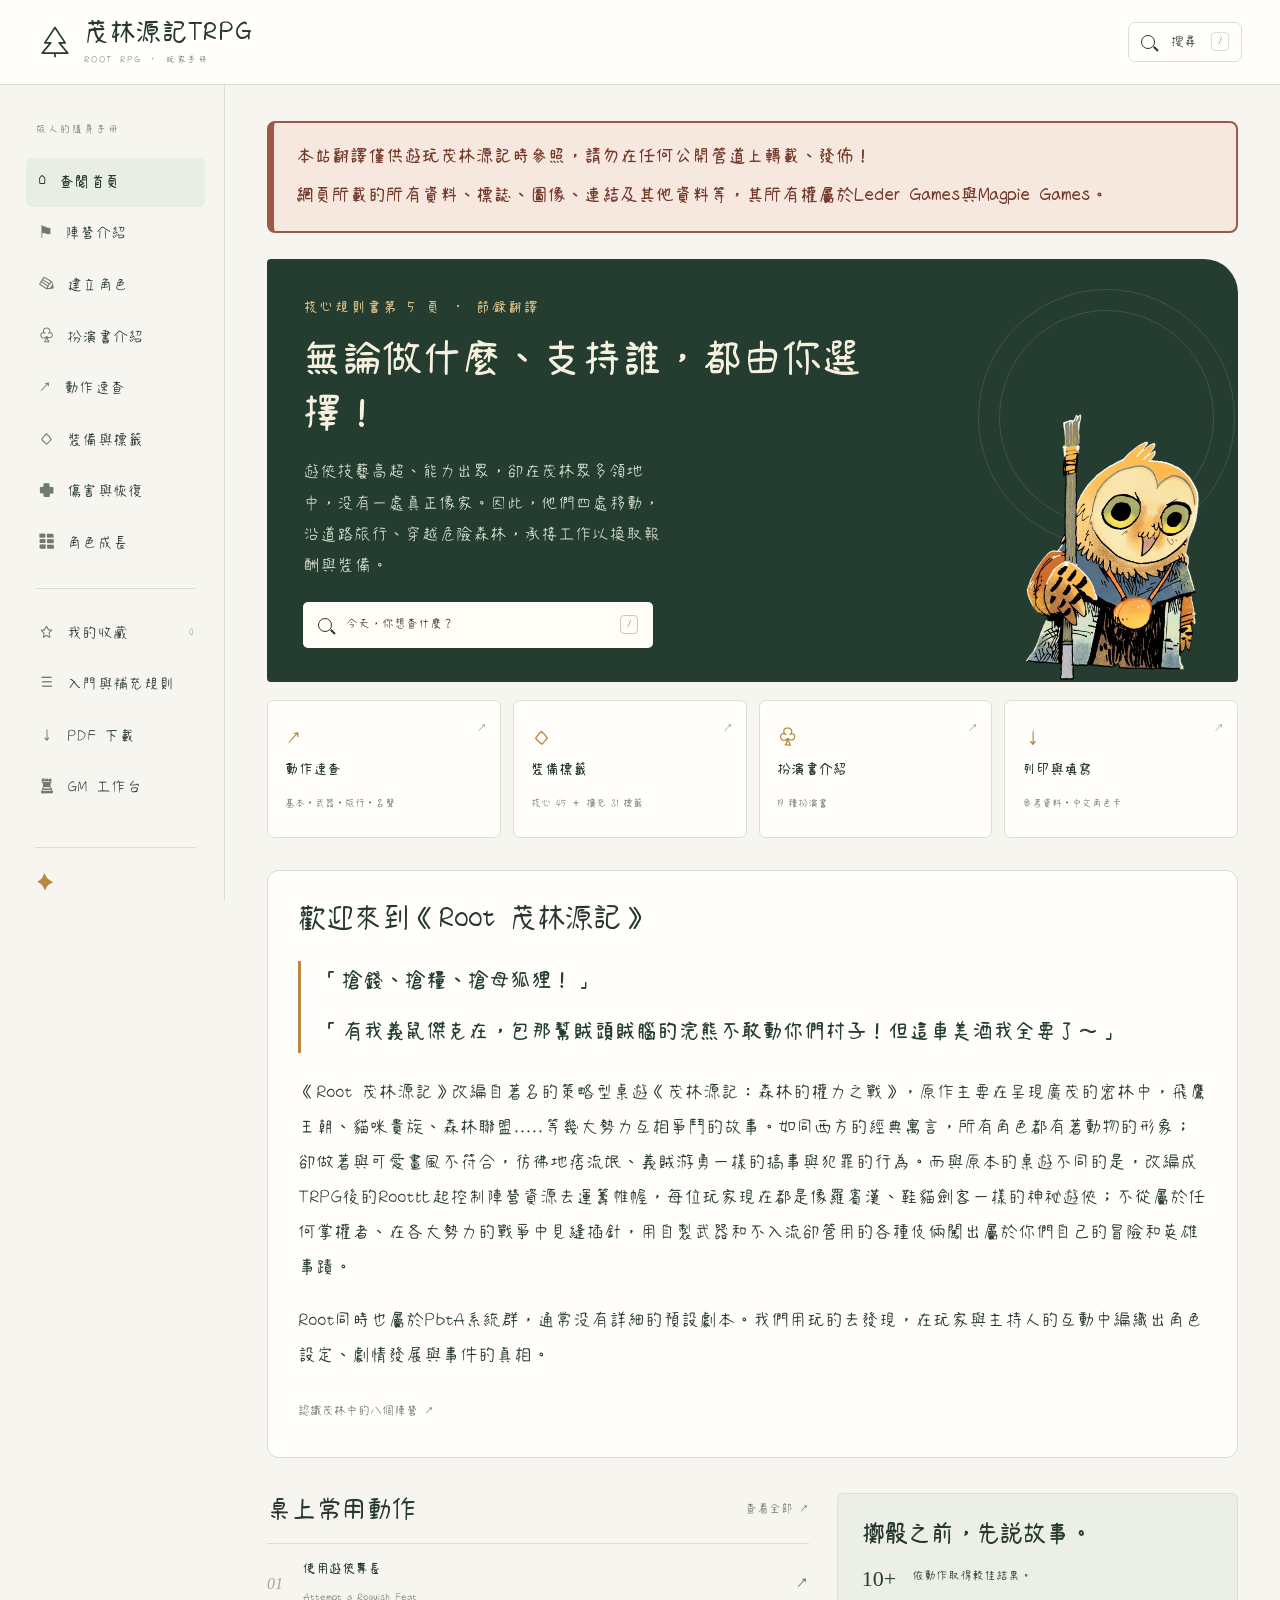
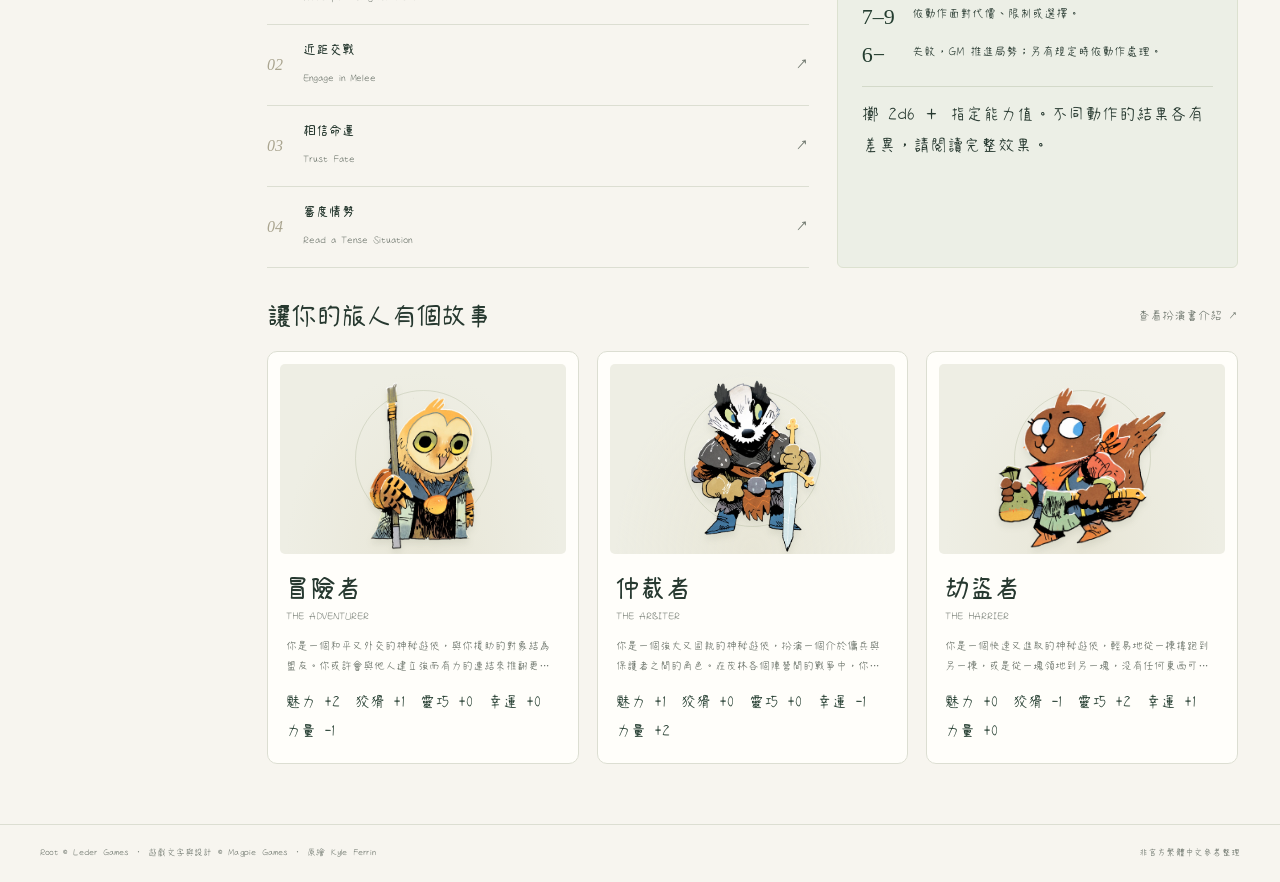
<file: site/index.html>
<!doctype html>
<html lang="zh-Hant">
<head>
  <meta charset="utf-8">
  <meta name="viewport" content="width=device-width, initial-scale=1">
  <meta name="theme-color" content="#243d30">
  <meta name="description" content="Root RPG 繁體中文玩家參考：動作、45 種裝備標籤、19 種角色、創角與聚會流程，附列印及可填寫角色卡。">
  <title>茂林源記TRPG · Root RPG 玩家手冊</title>
  <link rel="icon" href="assets/favicon.svg" type="image/svg+xml">
  <link rel="stylesheet" href="styles.css?v=20261024">
  <script src="data.js?v=20261024" defer></script>
  <script src="app.js?v=20261024" defer></script>
</head>
<body>
  <a class="skip-link" href="#main">跳到內容</a>
  <header class="site-header">
    <a class="brand" href="#home" aria-label="茂林源記TRPG首頁"><svg viewBox="0 0 40 40" aria-hidden="true"><path d="M20 3 8 21h7L5 33h30L25 21h7ZM20 32v6"/></svg><span>茂林源記TRPG<small>ROOT RPG · 玩家手冊</small></span></a>
    <nav class="desktop-nav" aria-label="主要導覽"><a href="#home" data-nav="home">查閱首頁</a><a href="#factions" data-nav="factions">陣營介紹</a><a href="#creation" data-nav="creation">建立角色</a><a href="#characters" data-nav="characters">扮演書介紹</a><a href="#moves" data-nav="moves">動作速查</a><a href="#equipment" data-nav="equipment">裝備與標籤</a><a href="#recovery" data-nav="recovery">傷害與恢復</a><a href="#session" data-nav="session">角色成長</a></nav>
    <button class="search-open" data-action="search" aria-label="搜尋整份手冊"><span class="search-icon"></span><span class="search-word">搜尋</span><kbd>/</kbd></button>
  </header>
  <div class="layout">
    <aside class="sidebar" aria-label="手冊分類">
      <p class="nav-label">旅人的隨身手冊</p>
      <a href="#home" data-nav="home">⌂ <span>查閱首頁</span></a>
      <a href="#factions" data-nav="factions">⚑ <span>陣營介紹</span></a>
      <a href="#creation" data-nav="creation">✎ <span>建立角色</span></a>
      <a href="#characters" data-nav="characters">♧ <span>扮演書介紹</span></a>
      <a href="#moves" data-nav="moves">↗ <span>動作速查</span></a>
      <a href="#equipment" data-nav="equipment">◇ <span>裝備與標籤</span></a>
      <a href="#recovery" data-nav="recovery">✚ <span>傷害與恢復</span></a>
      <a href="#session" data-nav="session">☷ <span>角色成長</span></a>
      <div class="nav-divider"></div>
      <a href="#favorites" data-nav="favorites">☆ <span>我的收藏</span><small id="favorite-count">0</small></a>
      <a href="#rules" data-nav="rules">≡ <span>入門與補充規則</span></a>
      <a href="#downloads" data-nav="downloads">↓ <span>PDF 下載</span></a>
      <a href="gm.html#home" data-nav="gm">♜ <span>GM 工作台</span></a>
      <div class="sidebar-note"><span class="tiny-leaf">✦</span><p>先描述你想做什麼，<br>符合動作條件時再擲骰。</p><span>2d6 ＋ 指定能力值</span></div>
      <a class="about-link" href="#about">關於這份手冊 ↗</a>
    </aside>
    <main id="main" tabindex="-1"><div id="view"></div></main>
  </div>
  <footer class="site-footer"><span>Root © Leder Games · 遊戲文字與設計 © Magpie Games · 原繪 Kyle Ferrin</span><a href="#about">非官方繁體中文參考整理</a></footer>
  <nav class="mobile-nav" aria-label="手機快速導覽"><a href="#home" data-nav="home"><b>⌂</b>查閱首頁</a><a href="#factions" data-nav="factions"><b>⚑</b>陣營介紹</a><a href="#creation" data-nav="creation"><b>✎</b>建立角色</a><a href="#characters" data-nav="characters"><b>♧</b>扮演書介紹</a><button data-action="menu"><b>☰</b>更多</button></nav>
  <dialog id="nav-dialog" class="search-dialog"><form method="dialog" class="search-dialog-top"><h2>更多查閱方式</h2><button class="icon-button" aria-label="關閉導覽">×</button></form><nav class="menu-list" aria-label="其他頁面"><a href="#home">⌂　查閱首頁</a><a href="#factions">⚑　陣營介紹</a><a href="#creation">✎　建立角色</a><a href="#characters">♧　扮演書介紹</a><a href="#moves">↗　動作速查</a><a href="#equipment">◇　裝備與標籤</a><a href="#recovery">✚　傷害與恢復</a><a href="#session">☷　角色成長</a><a href="#favorites">☆　我的收藏</a><a href="#rules">≡　入門與補充規則</a><a href="#downloads">↓　PDF 下載</a><a href="gm.html#home">♜　GM 工作台</a><a href="#about">關於這份手冊</a></nav></dialog>
  <dialog id="search-dialog" class="search-dialog" aria-labelledby="search-title"><form method="dialog" class="search-dialog-top"><h2 id="search-title">搜尋茂林手冊</h2><button class="icon-button" aria-label="關閉搜尋">×</button></form><label class="search-field"><span class="search-icon"></span><input id="global-search" type="search" placeholder="搜尋動作、中文或英文名稱、效果…" autocomplete="off"><kbd>ESC</kbd></label><div class="search-hint">試試「疲勞」、「技巧射擊」、「Catfolk Steel」</div><div id="search-results" aria-live="polite"></div></dialog>
  <dialog id="detail-dialog" class="detail-dialog" aria-labelledby="detail-title"><button class="detail-close icon-button" data-action="close-detail" aria-label="關閉詳細資料">×</button><div id="detail-content"></div></dialog>
  <dialog id="term-dialog" class="detail-dialog term-dialog" aria-labelledby="term-title"><button class="detail-close icon-button" data-action="close-term" aria-label="關閉名詞說明">×</button><div id="term-content"></div></dialog>
  <dialog id="art-dialog" class="detail-dialog art-dialog" aria-labelledby="art-title"><button class="detail-close icon-button" data-action="close-art" aria-label="關閉插圖">×</button><div id="art-content"></div></dialog>
  <div id="toast" class="toast" role="status" aria-live="polite"></div>
  <noscript><p class="noscript">請開啟瀏覽器 JavaScript 以使用搜尋與分類，或直接下載 <a href="downloads/root-player-reference-zh.pdf">玩家參考 PDF</a>。</p></noscript>
</body>
</html>
</file>
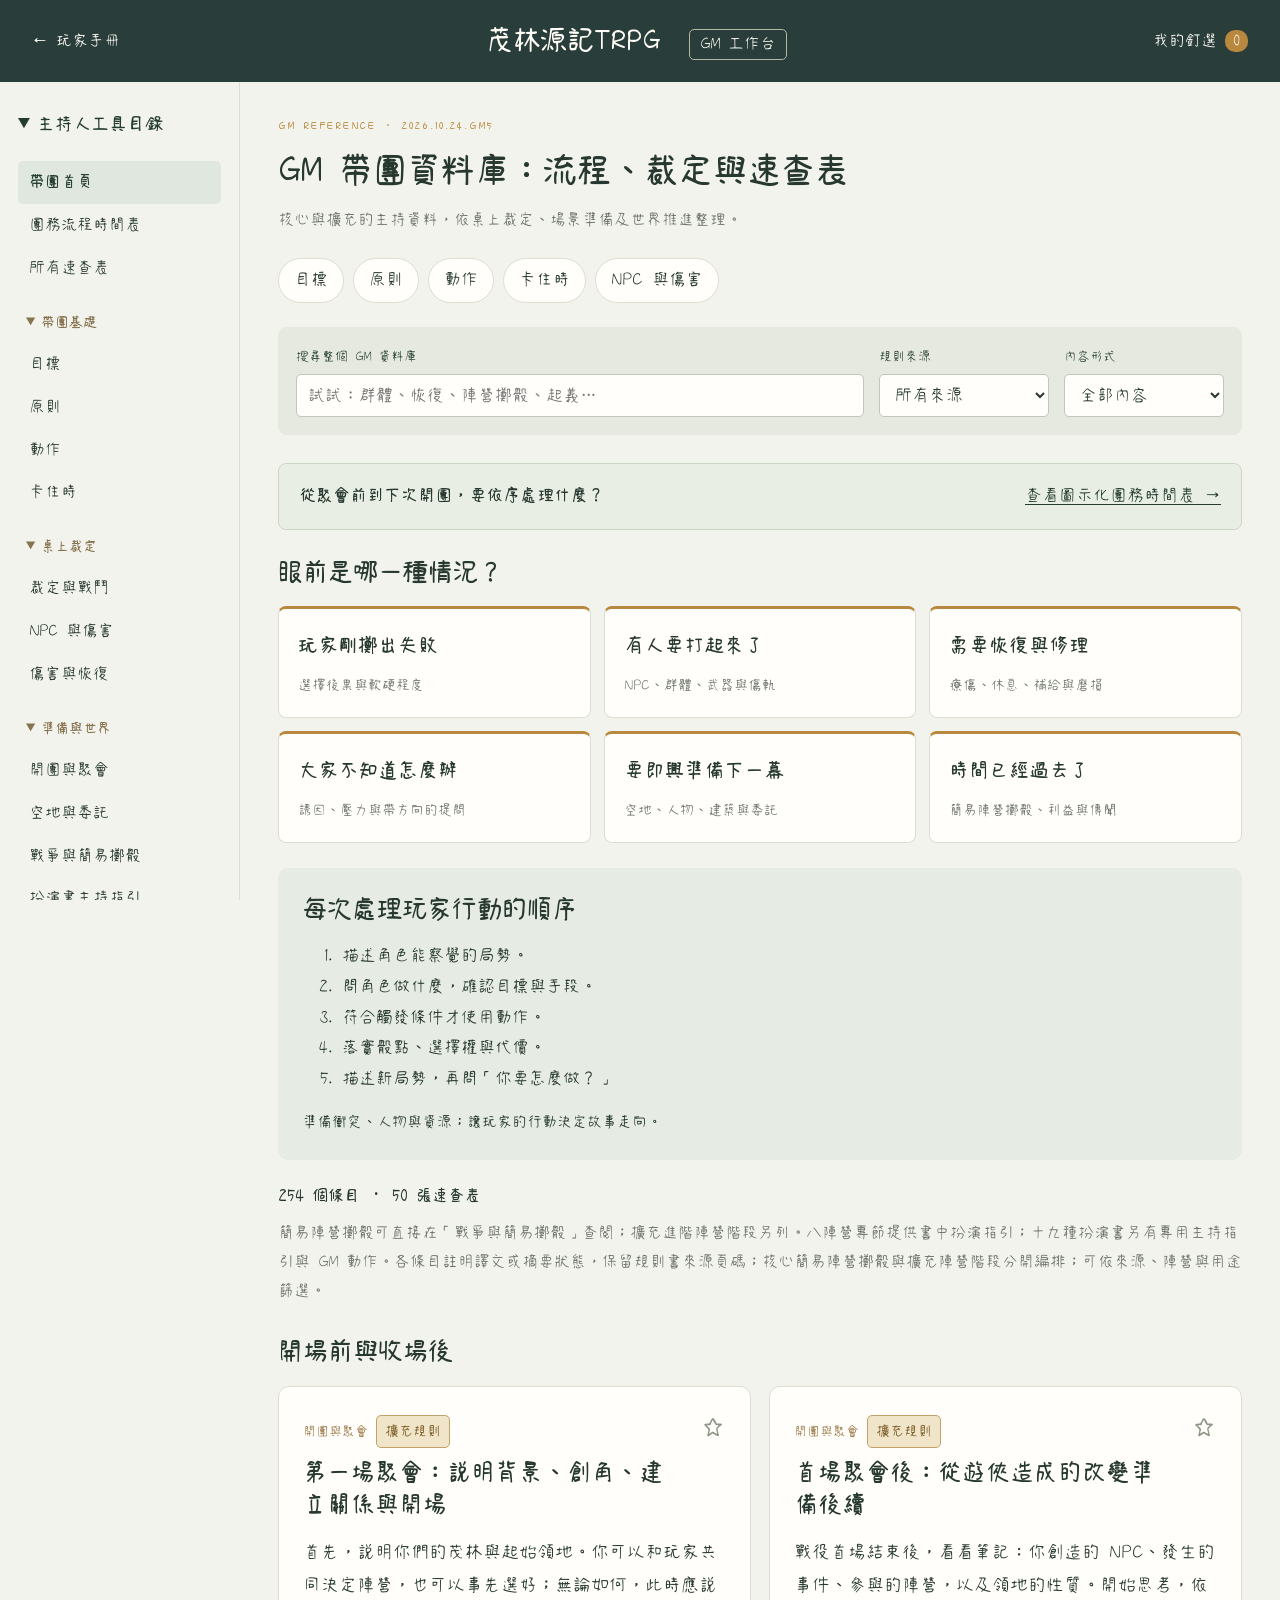
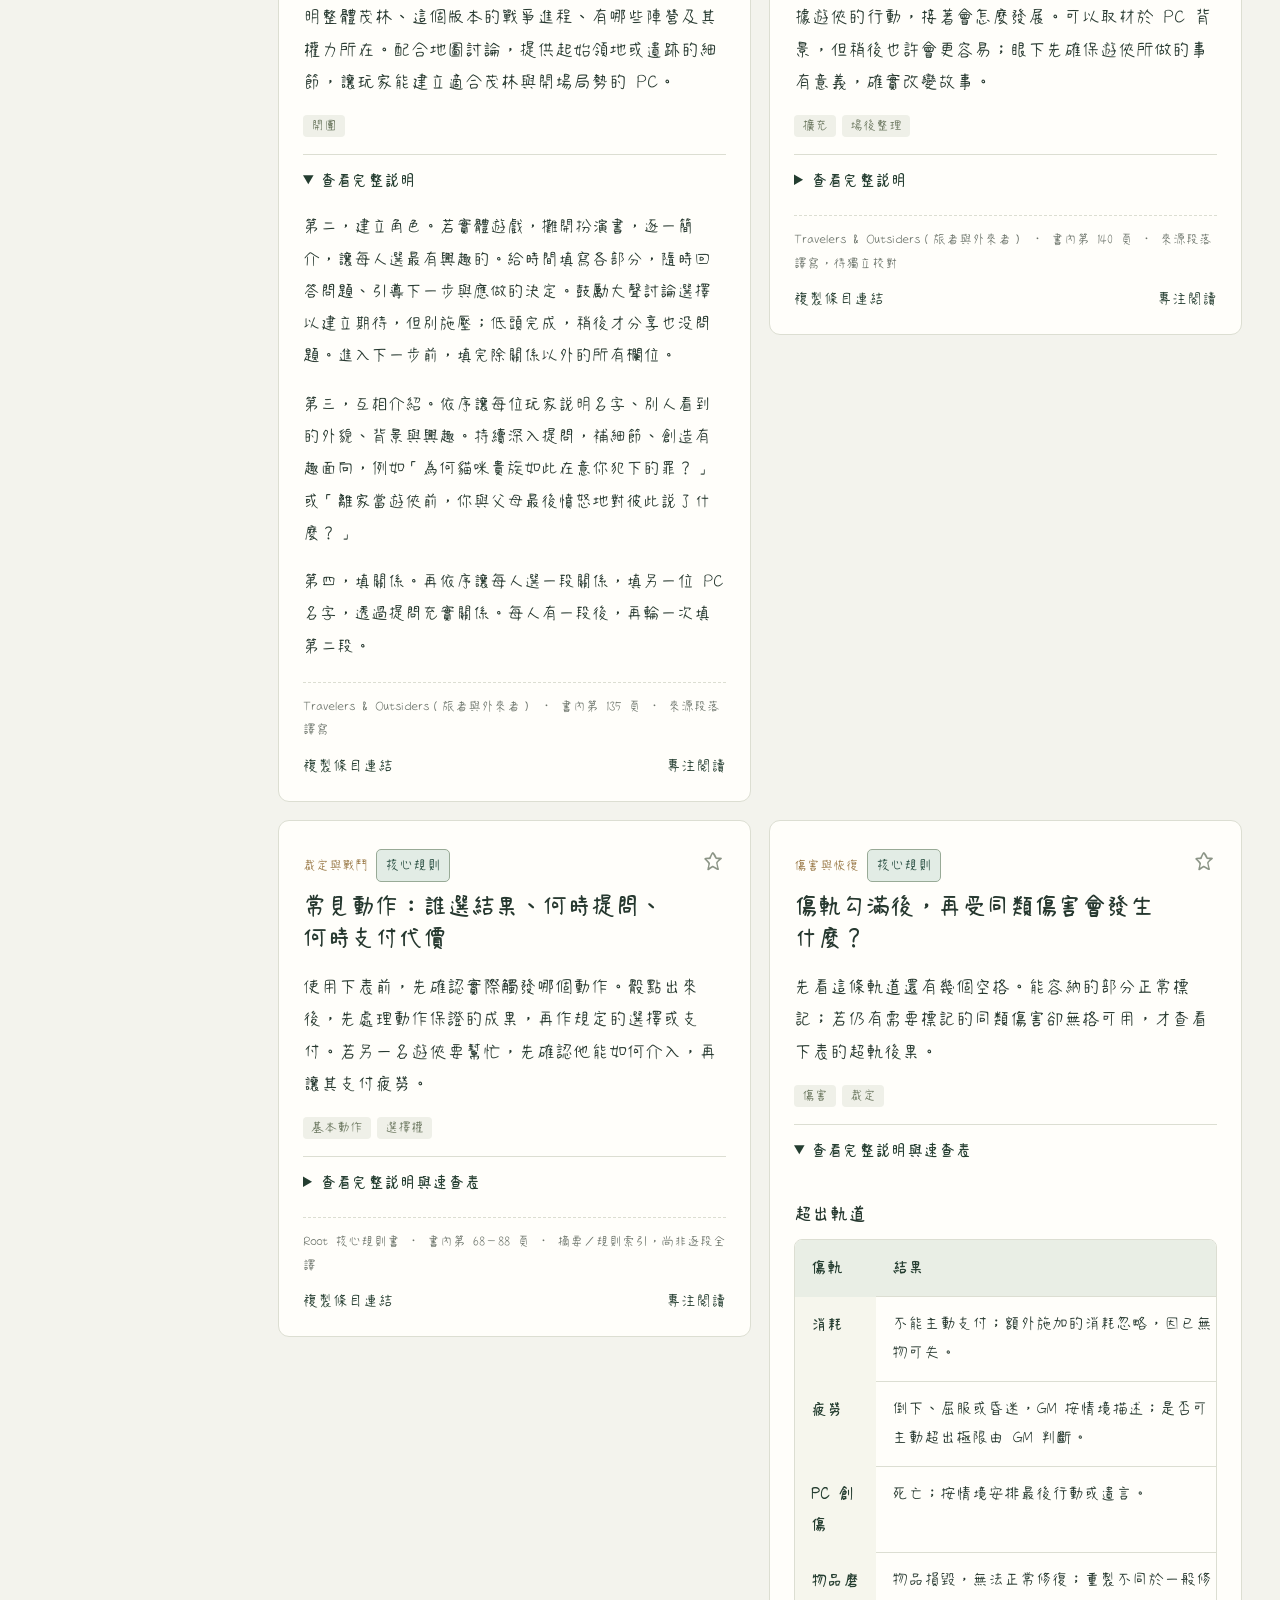
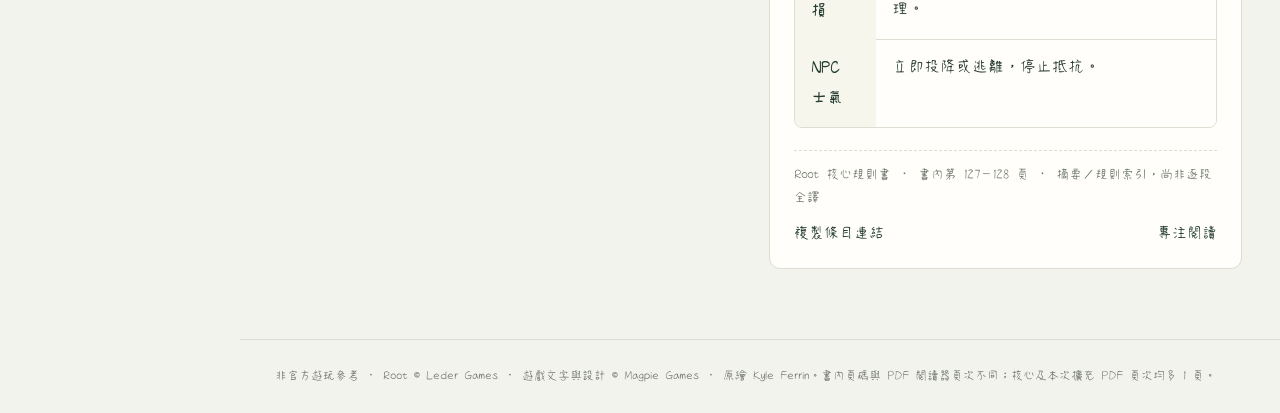
<file: site/gm.html>
<!doctype html>
<html lang="zh-Hant">
<head>
  <meta charset="utf-8"><meta name="viewport" content="width=device-width, initial-scale=1">
  <meta name="theme-color" content="#293d3a"><meta name="robots" content="noindex">
  <title>GM 工作台 · 茂林源記TRPG</title>
  <link rel="icon" href="assets/favicon.svg" type="image/svg+xml">
  <link rel="stylesheet" href="styles.css?v=20261024"><link rel="stylesheet" href="gm.css?v=20261024">
  <script src="gm-data.js?v=20261024" defer></script><script src="gm.js?v=20261024" defer></script>
</head>
<body class="gm-workshop">
  <a class="skip-link" href="#gm-main">跳到主持人資料</a>
  <header class="gm-header"><a href="index.html#home" class="gm-back">← 玩家手冊</a><a href="#home" class="gm-brand">茂林源記TRPG <span>GM 工作台</span></a><a href="#favorites" class="gm-favorites-link">我的釘選 <span id="gm-favorite-count">0</span></a></header>
  <div class="gm-layout"><aside class="gm-sidebar"><details class="gm-directory" open><summary>主持人工具目錄</summary><nav id="gm-nav" aria-label="GM 資料分類"></nav><p class="gm-side-note">玩家資料與 GM 資料分開查閱。這是公開網站的閱讀分區，沒有密碼或權限限制。</p><a href="index.html#downloads">下載既有 PDF</a></details></aside>
  <main id="gm-main" tabindex="-1"><header id="gm-heading"></header><nav class="gm-quick" aria-label="常用快速連結"><a href="#agendas">目標</a><a href="#principles">原則</a><a href="#moves">動作</a><a href="#stuck">卡住時</a><a href="#npc">NPC 與傷害</a></nav>
    <section class="gm-search-tools" aria-label="搜尋與篩選"><label class="gm-query"><span>搜尋整個 GM 資料庫</span><input id="gm-search" type="search" placeholder="試試：群體、恢復、陣營擲骰、起義…" autocomplete="off"></label><label><span>規則來源</span><select id="gm-source"><option value="all">所有來源</option><option value="core">核心規則書</option><option value="exp">旅者與外來者</option></select></label><label><span>內容形式</span><select id="gm-kind"><option value="all">全部內容</option><option value="table">含速查表</option><option value="rules">遊戲規則</option><option value="guide">主持做法與說明</option><option value="tool">本站整理工具</option></select></label></section>
    <div id="gm-content" aria-live="polite"></div>
  </main></div>
  <footer class="gm-footer">非官方遊玩參考 · Root © Leder Games · 遊戲文字與設計 © Magpie Games · 原繪 Kyle Ferrin。書內頁碼與 PDF 閱讀器頁次不同；核心及本次擴充 PDF 頁次均多 1 頁。</footer>
  <dialog id="gm-dialog" class="detail-dialog" aria-labelledby="gm-dialog-title"><button class="detail-close icon-button" data-gm-close aria-label="關閉資料">×</button><div id="gm-dialog-content"></div></dialog>
  <div id="gm-toast" role="status"></div>
</body>
</html>
</file>
<file: site/styles.css>
@charset "UTF-8";
:root{--paper:#f7f5ef;--white:#fffefa;--ink:#26382f;--muted:#6c746b;--forest:#243d30;--forest-light:#e9eee5;--line:#dcded2;--gold:#b7883d;--gold-light:#f4e9d3;--red:#9c5946;--red-light:#f7e8df;--radius:12px;--body:system-ui,-apple-system,"Segoe UI","Microsoft JhengHei",sans-serif;--display:"DFKai-SB","BiauKai","STKaiti",serif}
*{box-sizing:border-box}html{scroll-behavior:smooth;scroll-padding-top:90px}body{margin:0;background:var(--paper);color:var(--ink);font:15px/1.75 var(--body)}button,input,select{font:inherit}button,a{-webkit-tap-highlight-color:transparent}button{cursor:pointer}a{color:inherit;text-decoration:none}button:focus-visible,a:focus-visible,input:focus-visible,select:focus-visible,summary:focus-visible{outline:3px solid var(--gold);outline-offset:4px}button{color:inherit}svg{display:block}p{margin:0 0 1em}h1,h2,h3,h4{line-height:1.35;margin:0}button:disabled{cursor:default}kbd{font:11px var(--body);border:1px solid var(--line);padding:1px 6px;border-radius:4px;color:var(--muted)}.skip-link{position:fixed;left:15px;top:-100px;z-index:100;background:var(--forest);color:white;padding:12px}.skip-link:focus{top:10px}.site-header{height:85px;background:rgba(255,254,250,.97);border-bottom:1px solid var(--line);display:flex;align-items:center;gap:30px;padding:0 38px;position:sticky;top:0;z-index:20}.brand{display:flex;gap:12px;align-items:center;flex-shrink:0}.brand svg{width:34px;height:38px;fill:none;stroke:var(--forest);stroke-width:2;stroke-linejoin:round}.brand>span{font:26px/1.15 var(--display);letter-spacing:3px}.brand small{display:block;font:9px/1.5 var(--body);letter-spacing:1.8px;margin-top:6px;color:var(--muted)}.desktop-nav{display:flex;gap:28px;margin:auto;font-size:13px;font-weight:600}.desktop-nav a{padding:29px 0;border-bottom:2px solid transparent}.desktop-nav a:hover,.desktop-nav a.active{color:var(--gold);border-bottom-color:var(--gold)}.search-open{display:flex;align-items:center;gap:14px;border:1px solid var(--line);background:none;border-radius:7px;padding:7px 12px;font-size:13px}.search-icon{display:inline-block;width:14px;height:14px;border:1.6px solid currentColor;border-radius:50%;position:relative;flex-shrink:0;margin-right:2px}.search-icon:after{content:"";position:absolute;width:6px;height:1.6px;background:currentColor;transform:rotate(45deg);right:-5px;bottom:-2px}.layout{display:grid;grid-template-columns:225px minmax(0,1fr);max-width:1600px;margin:0 auto;min-height:calc(100vh - 160px)}.sidebar{padding:36px 19px 30px 26px;border-right:1px solid var(--line);position:sticky;top:85px;height:calc(100vh - 85px);overflow:auto;scrollbar-width:thin}.nav-label{font-size:10px;color:var(--muted);letter-spacing:2px;margin:0 10px 19px}.sidebar>a:not(.about-link){display:flex;gap:12px;align-items:center;font-size:17px;padding:9px 12px;margin:3px 0;border-radius:6px;color:#717a6f}.sidebar>a span{font-size:13px;letter-spacing:.3px;color:var(--ink)}.sidebar>a small{margin-left:auto;font-size:10px;color:#8b9385}.sidebar>a:hover,.sidebar>a.active{background:var(--forest-light);color:var(--forest)}.sidebar>a.active span{font-weight:700}.nav-divider{height:1px;background:var(--line);margin:20px 10px}.sidebar-note{border-top:1px solid var(--line);margin:35px 9px 0;padding-top:18px;font-size:12px;color:var(--muted)}.tiny-leaf{font-size:20px;color:var(--gold)}.sidebar-note p{margin:7px 0 8px}.sidebar-note>span:last-child{font-size:10px;letter-spacing:.4px}.about-link{display:block;font-size:10px;color:var(--muted);margin:23px 9px 0}main{padding:36px 42px 60px;min-width:0;max-width:1350px}main:focus{outline:none}.eyebrow{display:block;font-size:10px;letter-spacing:2px;font-weight:600;color:var(--gold);margin-bottom:12px}.page-heading{margin-bottom:28px}.page-heading h1{font:36px/1.35 var(--display);letter-spacing:2px;margin-bottom:10px}.page-heading p{color:var(--muted);font-size:13px;max-width:650px;margin:0}.heading-row{display:flex;align-items:center;justify-content:space-between;gap:15px;margin:32px 0 17px}.heading-row h2{font:24px/1.4 var(--display);letter-spacing:1px}.heading-row>a,.text-link{font-size:12px;color:var(--muted)}.text-link:hover{text-decoration:underline}.hero{background:var(--forest);color:#f6f0df;min-height:295px;border-radius:4px 34px 4px 4px;position:relative;display:flex;overflow:hidden;padding:36px 36px 34px}.hero-copy{position:relative;z-index:2;max-width:70%}.hero .eyebrow{color:#d6bd85;font-size:9px}.hero h1{font:43px/1.4 var(--display);letter-spacing:4px;margin-bottom:14px}.hero p{font-size:12px;line-height:1.9;color:#d2dacb;max-width:370px;margin-bottom:20px}.hero-art{position:absolute;right:18px;bottom:-9px;width:210px;height:285px;object-fit:contain;object-position:bottom;transform:rotate(3deg);z-index:1}.hero:before{content:"";position:absolute;width:255px;height:255px;border:1px solid #84967344;border-radius:50%;right:3px;top:30px}.hero:after{content:"";position:absolute;width:213px;height:213px;border:1px solid #84967344;border-radius:50%;right:24px;top:51px}.hero-search{display:flex;align-items:center;gap:12px;background:#fffdf5;color:var(--ink);border:0;border-radius:5px;padding:12px 15px;max-width:350px;width:100%;font-size:12px;text-align:left}.hero-search>span:nth-child(2){flex:1}.hero-search kbd{border-color:#c7ccba}.quick-grid{display:grid;grid-template-columns:repeat(4,1fr);gap:12px;margin:18px 0 32px}.quick-tile{background:var(--white);border:1px solid var(--line);padding:19px 17px;position:relative;border-radius:7px;transition:transform .16s,border-color .16s}.quick-tile:hover{transform:translateY(-2px);border-color:#a4ac98}.quick-tile .tile-icon{font-size:21px;color:var(--gold);margin-bottom:11px}.quick-tile strong{display:block;font-size:14px;margin-bottom:5px}.quick-tile small{font-size:10px;color:var(--muted)}.quick-tile .arrow{position:absolute;right:13px;top:15px;color:#a9b09f;font-size:14px}.home-columns{display:grid;grid-template-columns:minmax(0,1.35fr) minmax(250px,1fr);gap:28px}.home-columns .heading-row{margin-top:0}.frequent-list{border-top:1px solid var(--line)}.frequent-item{display:flex;align-items:center;gap:14px;border-bottom:1px solid var(--line);padding:13px 0}.frequent-item>span:first-child{font:italic 16px Georgia,serif;color:#aaa590;width:22px}.frequent-item strong{font-size:13px;display:block}.frequent-item small{color:var(--muted);font-size:10px}.frequent-item>span:last-child{margin-left:auto;color:var(--muted)}.dice-panel{background:#ecefe6;border:1px solid #dce1d0;padding:24px;border-radius:6px}.dice-panel h3{font:23px var(--display);margin-bottom:16px}.dice-row{display:grid;grid-template-columns:40px 1fr;gap:10px;margin:12px 0;font-size:12px}.dice-row b{color:var(--forest);font:22px Georgia,serif}.dice-panel .micro{font-size:10px;color:var(--muted);margin-top:18px;border-top:1px solid #d3d9c9;padding-top:12px}.section-tools{display:flex;align-items:center;justify-content:space-between;gap:15px;margin:0 0 20px;flex-wrap:wrap}.tabs{display:flex;flex-wrap:wrap;gap:7px}.tab{border:1px solid var(--line);background:transparent;padding:6px 13px;border-radius:40px;font-size:12px;white-space:nowrap}.tab.active{background:var(--forest);border-color:var(--forest);color:#fffdf5}.tab:hover:not(.active){background:var(--forest-light)}.filter-input{border:1px solid var(--line);border-radius:6px;background:var(--white);padding:8px 12px;width:230px;max-width:100%;font-size:12px}.result-count{font-size:11px;color:var(--muted);margin:0 0 12px}.cards-grid{display:grid;grid-template-columns:repeat(2,minmax(0,1fr));gap:15px}.reference-card{background:var(--white);border:1px solid var(--line);border-radius:var(--radius);padding:22px;position:relative;min-width:0;scroll-margin-top:105px}.reference-card:target{box-shadow:0 0 0 3px #b7883d77}.card-top{display:flex;justify-content:space-between;align-items:start;gap:12px;margin-bottom:14px}.card-top h3{font:22px/1.4 var(--display);letter-spacing:.7px}.card-en{display:block;font-size:10px;color:var(--muted);line-height:1.5;margin-top:3px;letter-spacing:.3px}.card-category{display:inline-block;font-size:9px;color:var(--gold);letter-spacing:1px;text-transform:uppercase;margin-bottom:7px}.card-body{font-size:13px;line-height:1.95;overflow-wrap:anywhere}.card-body p:last-child{margin-bottom:0}.card-body ul{padding-left:1.3em;margin:8px 0}.card-body li{margin:4px 0}.result-label{font-weight:700;color:var(--forest)}.favorite-button,.copy-button{background:none;border:0;color:#959b89;padding:3px;font-size:22px;line-height:1;flex-shrink:0}.favorite-button.saved{color:var(--gold)}.card-actions{display:flex;gap:9px;align-items:center}.copy-button{font-size:16px;line-height:1.5}.card-bottom{display:flex;justify-content:space-between;gap:10px;align-items:center;margin-top:16px;padding-top:12px;border-top:1px solid #ecece3;font-size:10px;color:var(--muted)}.badge{font-size:10px;display:inline-block;padding:2px 7px;border-radius:4px;background:var(--forest-light);color:var(--forest);vertical-align:middle;margin:0 0 3px 7px;font-family:var(--body);letter-spacing:0}.badge.negative{background:var(--red-light);color:var(--red)}.reference-card.negative{border-top:3px solid #b77760}.notice{background:var(--gold-light);border-left:3px solid var(--gold);font-size:12px;padding:14px 17px;margin:0 0 22px;border-radius:0 6px 6px 0;line-height:1.8}.section-note{color:var(--muted);font-size:12px;margin:0 0 22px}.table-wrap{overflow:auto;border:1px solid var(--line);border-radius:8px;background:var(--white);margin-bottom:22px}table{border-collapse:collapse;width:100%;font-size:12px;min-width:480px}th{text-align:left;font-weight:600;background:var(--forest-light);color:var(--forest);padding:13px 16px}td{padding:13px 16px;border-top:1px solid var(--line);vertical-align:top;line-height:1.8}.travel-grid{display:grid;grid-template-columns:1fr;gap:22px}.travel-grid h2{font:25px var(--display);margin-bottom:15px}.inline-reference{font:inherit;color:var(--forest);text-decoration:underline;text-decoration-color:#b4bea9;text-underline-offset:3px;cursor:pointer}.character-grid{display:grid;grid-template-columns:repeat(3,minmax(0,1fr));gap:18px}.character-card{display:flex;flex-direction:column;position:relative;background:var(--white);border:1px solid var(--line);border-radius:10px;overflow:hidden;text-align:left;padding:0;transition:transform .2s,border-color .2s}.character-card:hover{transform:translateY(-4px);border-color:#a3ad93}.portrait-stage{display:block;position:relative;height:190px;background:radial-gradient(ellipse at bottom,#e8e6d7,transparent 68%),#eeeee4;margin:12px 12px 0;border-radius:5px;overflow:hidden}.portrait-stage:after{content:"";position:absolute;width:135px;height:135px;border:1px solid #a7b29455;border-radius:50%;top:26px;left:calc(50% - 68px)}.portrait-stage img{width:100%;height:178px;object-fit:contain;position:relative;z-index:1;margin-top:12px;filter:drop-shadow(0 5px 3px #4d533018)}.character-info{padding:18px;display:block}.character-info strong{font:24px var(--display);letter-spacing:1px;display:block}.character-info small{font-size:10px;color:var(--muted);display:block;margin-top:3px}.character-info p{font-size:11px;line-height:1.8;margin:11px 0 0;color:var(--muted)}.character-info .role-stats{margin-top:12px;font-size:10px;color:var(--forest);letter-spacing:1px}.character-detail-head{display:grid;grid-template-columns:1fr 160px;gap:24px;align-items:center;border-bottom:1px solid var(--line);padding-bottom:22px;margin-bottom:24px}.character-detail-head h2{font:38px var(--display)}.character-detail-head p{font-size:13px;margin-top:15px}.character-detail-head img{width:160px;height:210px;object-fit:contain}.stat-grid{display:grid;grid-template-columns:repeat(5,1fr);gap:8px;margin:20px 0}.stat-item{border:1px solid var(--line);border-radius:6px;text-align:center;padding:10px 4px;font-size:11px;background:#f6f6ef}.stat-item b{display:block;font:25px Georgia,serif}.detail-section{margin:24px 0}.detail-section>h3{font:23px var(--display);border-bottom:1px solid var(--line);padding-bottom:10px;margin-bottom:15px}.mini-card{border-left:2px solid var(--gold);padding:3px 0 3px 15px;margin:17px 0;font-size:13px}.mini-card h4{font-size:14px;margin-bottom:7px}.mini-card p{margin:0}.pill-list{display:flex;flex-wrap:wrap;gap:6px}.pill{border:1px solid var(--line);border-radius:5px;padding:4px 8px;font-size:11px;background:#f7f6ef}.pill.starting{border-color:#c7ac6d;background:var(--gold-light)}.pill a:hover{text-decoration:underline}.detail-columns{display:grid;grid-template-columns:1fr 1fr;gap:24px}.step-list{display:grid;grid-template-columns:1fr;gap:14px;max-width:900px}.step-card{background:var(--white);border:1px solid var(--line);padding:24px;display:grid;grid-template-columns:42px 1fr;gap:18px;border-radius:9px}.step-number{width:38px;height:38px;border-radius:50%;border:1px solid #b1bba3;display:grid;place-items:center;font:22px Georgia,serif;color:var(--forest)}.step-card h2{font:23px var(--display);margin:4px 0 15px}.step-card .card-body{font-size:13px}.name-grid{display:grid;grid-template-columns:repeat(4,1fr);gap:0 25px;background:var(--white);border:1px solid var(--line);border-radius:8px;padding:15px 22px}.name-pair{border-bottom:1px solid var(--line);padding:8px 0;display:flex;justify-content:space-between;gap:8px;font-size:11px}.name-pair span:last-child{color:var(--muted)}.download-grid{display:grid;grid-template-columns:repeat(3,1fr);gap:18px}.download-card{background:var(--white);border:1px solid var(--line);padding:25px;border-radius:9px;display:flex;flex-direction:column}.file-icon{font:12px Georgia,serif;border:1px solid var(--gold);color:var(--gold);width:42px;height:53px;border-radius:2px 10px 2px 2px;display:grid;place-items:center;margin-bottom:22px}.download-card h2{font:23px var(--display);margin-bottom:12px}.download-card p{font-size:12px;color:var(--muted);flex:1}.download-card small{font-size:10px;color:var(--muted);display:block;margin:5px 0 18px}.button{display:inline-flex;align-items:center;justify-content:center;gap:10px;border:1px solid var(--forest);background:var(--forest);color:var(--white);padding:9px 15px;border-radius:5px;font-size:12px;white-space:nowrap}.button.secondary{color:var(--forest);background:transparent;border-color:var(--line)}.empty-state{text-align:center;padding:70px 20px;border:1px dashed #c7cdbc;border-radius:8px;color:var(--muted);grid-column:1/-1}.empty-state b{display:block;font:28px var(--display);color:var(--ink);margin-bottom:10px}.about-content{max-width:750px;font-size:14px}.about-content h2{font:25px var(--display);margin:30px 0 15px}.about-content a{color:var(--gold);text-decoration:underline}.site-footer{border-top:1px solid var(--line);font-size:9px;letter-spacing:.2px;color:var(--muted);padding:20px 40px;display:flex;justify-content:space-between;gap:20px}.mobile-nav{display:none}dialog{border:1px solid var(--line);border-radius:13px;box-shadow:0 20px 90px #16271b44;background:var(--white);color:var(--ink);padding:0}dialog::backdrop{background:#182b246b;backdrop-filter:blur(4px)}.search-dialog{width:650px;max-width:calc(100vw - 28px);max-height:80dvh}.search-dialog-top{display:flex;align-items:center;justify-content:space-between;padding:18px 22px 10px}.search-dialog-top h2{font:23px var(--display)}.icon-button{border:0;background:none;padding:5px 10px;font:25px/1 var(--body);color:var(--muted)}.search-field{display:flex;gap:15px;align-items:center;padding:12px 18px;margin:8px 20px;border:1px solid #a9b69d;border-radius:6px;background:white}.search-field input{border:0;outline:0;background:none;flex:1;min-width:0;font-size:14px}.search-hint{font-size:11px;color:var(--muted);padding:0 22px 15px}#search-results{padding:0 20px 15px;max-height:55dvh;overflow:auto}.search-result{display:block;padding:13px 8px;border-top:1px solid var(--line)}.search-result:hover{background:var(--forest-light)}.search-result strong{font-size:14px}.search-result .result-type{float:right;color:var(--gold);font-size:10px}.search-result p{font-size:11px;color:var(--muted);line-height:1.7;margin:4px 0 0}.search-result mark{background:#eddbab;color:inherit;padding:0 1px}.detail-dialog{width:780px;max-width:calc(100vw - 24px);max-height:92dvh;overflow:auto;padding:35px}.detail-close{position:absolute;right:12px;top:14px;z-index:2}.detail-dialog .reference-card{border:0;padding:0;background:none}.detail-dialog .reference-card .card-top{padding-right:25px}.detail-dialog .reference-card .card-body{font-size:15px}.detail-dialog .card-top h3{font-size:31px}.toast{position:fixed;bottom:35px;left:50%;transform:translate(-50%,15px);background:var(--forest);color:#fff;padding:10px 20px;border-radius:5px;z-index:100;font-size:12px;opacity:0;pointer-events:none;transition:.2s}.toast.show{opacity:1;transform:translate(-50%,0)}.noscript{padding:30px}.sr-only{position:absolute;width:1px;height:1px;margin:-1px;overflow:hidden;clip:rect(0,0,0,0)}
@media(min-width:1400px){main{padding:40px 55px 70px}.hero{min-height:315px;padding:40px}.hero-art{right:42px;width:235px;height:310px}.hero:before{right:31px}.hero:after{right:52px}.hero h1{font-size:49px}.cards-grid{grid-template-columns:repeat(3,minmax(0,1fr))}}
@media(max-width:1100px){.desktop-nav{gap:17px;font-size:12px}.site-header{padding:0 24px;gap:20px}.layout{grid-template-columns:200px minmax(0,1fr)}.sidebar{padding:28px 13px 20px 15px}main{padding:28px 28px 50px}.hero{padding:28px;min-height:295px}.hero h1{font-size:36px}.hero-art{right:-15px;width:190px;opacity:.92}.hero-copy{max-width:75%}.quick-grid{gap:9px}.quick-tile{padding:15px 12px}.quick-tile strong{font-size:13px}.quick-tile small{font-size:9px}.home-columns{grid-template-columns:1fr;gap:20px}.character-grid{grid-template-columns:repeat(2,1fr)}.name-grid{grid-template-columns:repeat(3,1fr)}.download-grid{grid-template-columns:1fr}.download-card{display:block}.download-card p{max-width:90%}.sidebar>a:not(.about-link){gap:9px;padding:9px}.search-open kbd{display:none}}
@media(max-width:780px){html{scroll-padding-top:75px}.site-header{height:69px;padding:0 20px}.brand>span{font-size:23px}.brand svg{width:28px}.brand small{font-size:8px;letter-spacing:1.3px}.desktop-nav{display:none}.search-open{margin-left:auto;border:0;padding:10px}.search-word{display:none}.layout{display:block}.sidebar{display:none}main{padding:23px 20px 45px}.hero{padding:25px 23px;min-height:285px;border-top-right-radius:25px}.hero h1{font-size:35px;letter-spacing:2px}.hero-copy{max-width:78%}.hero-art{right:-26px;bottom:0;width:170px;height:235px;opacity:.6}.hero-search{max-width:290px}.hero p{font-size:11px;max-width:260px}.hero .eyebrow{font-size:8px;letter-spacing:1.4px}.hero:before{right:-48px;top:50px}.hero:after{right:-27px;top:71px}.quick-grid{grid-template-columns:repeat(2,1fr);margin-bottom:28px}.quick-tile{padding:17px}.quick-tile .tile-icon{float:left;margin-right:13px;margin-bottom:15px}.quick-tile strong{font-size:14px}.quick-tile small{font-size:10px}.quick-tile .arrow{font-size:12px}.home-columns{display:block}.dice-panel{margin-top:25px}.cards-grid{grid-template-columns:1fr}.reference-card{padding:21px}.card-body{font-size:14px}.page-heading h1{font-size:31px}.page-heading{margin-bottom:23px}.page-heading p{font-size:12px}.tabs{gap:6px}.tab{padding:5px 11px;font-size:11px}.filter-input{width:100%;font-size:13px;padding:10px 12px}.section-tools{gap:13px}.character-grid{gap:12px}.portrait-stage{height:155px;margin:9px 9px 0}.portrait-stage img{height:145px}.character-info{padding:14px}.character-info strong{font-size:22px}.character-info p{font-size:10px}.character-info .role-stats{font-size:9px;letter-spacing:.2px}.name-grid{grid-template-columns:repeat(2,1fr);gap:0 20px;padding:12px 15px}.name-pair{font-size:10px;gap:5px}.step-card{padding:20px 16px;grid-template-columns:31px 1fr;gap:12px}.step-number{width:30px;height:30px;font-size:18px}.step-card h2{font-size:21px}.step-card .card-body{font-size:13px}.detail-dialog{padding:27px 22px}.detail-columns{grid-template-columns:1fr;gap:0}.character-detail-head{grid-template-columns:1fr 95px;gap:14px}.character-detail-head h2{font-size:31px}.character-detail-head img{width:95px;height:160px}.character-detail-head p{font-size:12px}.stat-grid{gap:5px}.stat-item{font-size:10px}.stat-item b{font-size:22px}.site-footer{padding:20px 20px 95px;display:block;font-size:8px;line-height:2}.site-footer a{display:block;margin-top:6px}.mobile-nav{display:flex;position:fixed;bottom:0;left:0;right:0;height:67px;padding-bottom:env(safe-area-inset-bottom);justify-content:space-around;background:#fffefaF5;backdrop-filter:blur(10px);border-top:1px solid var(--line);z-index:30}.mobile-nav a,.mobile-nav button{display:flex;flex-direction:column;align-items:center;justify-content:center;gap:2px;flex:1;font-size:9px;border:0;background:none;color:var(--muted);line-height:1.3}.mobile-nav b{font-size:22px;font-weight:400}.mobile-nav a.active{color:var(--forest);background:#eef1e8}.toast{bottom:85px;width:max-content;max-width:85vw}.search-dialog{margin:80px auto auto}.search-field{gap:10px;margin:8px 14px}.search-field kbd{display:none}.search-field input{font-size:16px}.search-dialog-top{padding:18px 15px 10px}.search-hint{padding-left:15px}.heading-row h2{font-size:22px}table{font-size:12px}.notice{font-size:12px}}
@media(prefers-reduced-motion:reduce){*{scroll-behavior:auto!important;transition:none!important}}
@media print{.site-header,.sidebar,.site-footer,.mobile-nav,.favorite-button,.copy-button,.section-tools,.hero,.hero-search,.toast{display:none!important}.layout{display:block}main{padding:0;max-width:none}.reference-card,.step-card{break-inside:avoid;background:white;box-shadow:none}.cards-grid{grid-template-columns:1fr 1fr}body{background:white;font-size:11pt}dialog[open]{position:static;max-width:none;max-height:none;box-shadow:none;overflow:visible}.detail-close{display:none}body:has(dialog[open]) .layout{display:none}}

.menu-list{padding:0 20px 20px;display:grid;grid-template-columns:1fr 1fr;gap:8px}.menu-list a{padding:13px 12px;background:var(--forest-light);border-radius:5px;font-size:13px}.menu-list a:hover{background:var(--gold-light)}
/* Optional rules commentary keeps the quick-reference text compact. */
.entry-explanation { margin-top: 18px; border-top: 1px solid #d9d9ca; padding-top: 12px; }
.entry-explanation summary { cursor: pointer; color: #365447; font-weight: 700; padding: 6px 0; line-height: 1.6; }
.entry-explanation summary:focus-visible { outline: 2px solid #957231; outline-offset: 4px; }
.explanation-content { font-size: 15px; line-height: 1.85; padding-top: 8px; overflow-wrap: anywhere; }
.explanation-content section + section { margin-top: 18px; }
.explanation-content h4 { font-size: 15px; margin: 0 0 5px; color: #365447; }
.explanation-content p { margin: 0 0 8px; }
.explanation-content .explanation-source { font-size: 12px; color: #6b7168; border-top: 1px dashed #d9d9ca; padding-top: 12px; margin-top: 18px; }
.cards-grid { align-items: start; }
.travel-grid { grid-template-columns: minmax(0, 1fr); }
.travel-grid > section { min-width: 0; }
@font-face{font-family:'Woodland Title';src:url('assets/fonts/field-title.woff2?v=20261024') format('woff2');font-weight:600;font-display:swap}
@font-face{font-family:'Woodland Section';src:url('assets/fonts/field-section.woff2?v=20261024') format('woff2');font-weight:500;font-display:swap}
@font-face{font-family:'Woodland Body';src:url('assets/fonts/field-body.woff2?v=20261024') format('woff2');font-weight:400;font-display:swap}
@font-face{font-family:'Woodland Body';src:url('assets/fonts/field-emphasis.woff2?v=20261024') format('woff2');font-weight:600 900;font-display:swap}
:root{--body:'Woodland Body','Microsoft JhengHei',sans-serif;--display:'Woodland Title','Microsoft JhengHei',serif}
body{font-size:17px;line-height:1.8}
h1,.brand>span{font-family:'Woodland Title','Microsoft JhengHei',serif;font-weight:600}
h2,.heading-row h2,.step-card h2,.detail-section h3{font-family:'Woodland Section','Microsoft JhengHei',serif;font-weight:500}
h3,h4,strong,summary{font-weight:600}
.card-body,.explanation-content{font-size:17px;line-height:1.85}
.card-en,.section-note,.micro,.explanation-source{font-size:14px}
.embedded-reference{border:1px solid var(--line);border-radius:10px;padding:16px 20px;background:var(--white);margin-top:22px;scroll-margin-top:100px}
.embedded-reference>summary{font-size:19px;color:var(--forest);cursor:pointer;line-height:1.6}
.embedded-reference[open]>summary{margin-bottom:20px}
.step-card>div{min-width:0}
.step-card .cards-grid{grid-template-columns:repeat(2,minmax(0,1fr))}
.step-card .card-body{font-size:17px}
.name-pair{font-size:16px}
.name-search{display:block;margin:15px 0}
.name-search input{width:100%}
.equipment-guide{background:var(--white);border:1px solid var(--line);border-radius:12px;padding:25px}
.equipment-guide>h2{font-size:28px;margin-bottom:16px}
.equipment-guide-grid{display:grid;grid-template-columns:minmax(0,1fr) minmax(0,1fr);gap:24px;align-items:start}
.equipment-guide-grid>div{min-width:0}
.equipment-guide table{min-width:0;font-size:16px}
.equipment-examples{margin-bottom:36px}
.equipment-tags{margin-top:36px}
.term-link{color:var(--forest);text-decoration:underline;text-decoration-style:dotted;text-decoration-color:var(--gold);text-underline-offset:4px;border-radius:2px}
.term-link:hover{background:var(--gold-light);text-decoration-style:solid}
.term-dialog{max-width:650px}
.term-dialog h2{font-size:30px;margin-bottom:10px}
@media(max-width:760px){.equipment-guide-grid{grid-template-columns:minmax(0,1fr);gap:0}.equipment-guide{padding:20px 16px}.embedded-reference{padding:15px 12px}.step-card .cards-grid{grid-template-columns:minmax(0,1fr)}.step-card .reference-card{padding:16px}.embedded-reference>summary{font-size:18px}.name-pair{font-size:14px}.name-grid{grid-template-columns:minmax(0,1fr)}.card-body,.step-card .card-body,.explanation-content{font-size:17px}.explanation-content h4{font-size:17px}.card-en,.section-note{font-size:13px}.name-pair{gap:8px}.equipment-guide table{font-size:15px}}
.term-dialog{width:min(650px,calc(100vw - 24px));max-width:calc(100vw - 24px)}
.desktop-nav,.sidebar>a span,.notice{font-size:15px}
.detail-dialog .reference-card .card-body{font-size:17px}
.home-warning{border:2px solid var(--red);border-left-width:7px;background:var(--red-light);padding:18px 22px;margin-bottom:26px;border-radius:8px;color:#743b2c;font-size:18px;line-height:1.8}
.home-warning p{margin:0}.home-warning p+p{margin-top:7px}
.home-introduction{background:var(--white);border:1px solid var(--line);border-radius:12px;padding:30px;margin-bottom:35px;font-size:18px;line-height:1.95}
.home-introduction h2{font-size:28px;margin-bottom:18px}
.intro-quotes{border-left:3px solid var(--gold);padding-left:20px;margin:22px 0;color:var(--forest)}
.intro-quotes blockquote{margin:10px 0;font-size:21px;font-weight:600}
.brand>span{font-size:25px;letter-spacing:1px}
.card-bottom{justify-content:flex-start;flex-wrap:wrap;gap:10px}
.card-bottom .copy-button{width:auto;height:auto;border:0;padding:5px 0;background:none;font:600 15px var(--body);color:var(--forest);margin-right:auto;flex-shrink:0;text-align:left}
.card-bottom>span:empty{display:none}
.card-bottom>span{margin-left:auto}
.faction-jumps{display:flex;flex-wrap:wrap;gap:10px;margin:24px 0}
.faction-jumps a{border:1px solid var(--line);border-radius:30px;padding:6px 17px;background:var(--white);font-size:17px}
.faction-jumps a:hover{background:var(--forest-light)}
.faction-grid{display:grid;grid-template-columns:repeat(2,minmax(0,1fr));gap:22px;margin-bottom:30px;align-items:start}
.faction-card{border:1px solid var(--line);border-top:5px solid var(--gold);border-radius:10px;background:var(--white);padding:28px;scroll-margin-top:105px;font-size:18px;line-height:1.85}
.faction-card h2{font-size:30px}.faction-card h3{font-size:20px;margin:22px 0 8px;color:var(--forest)}
.faction-card .card-en{margin:8px 0 20px}
.faction-hook{padding:15px;background:var(--forest-light);border-radius:8px;margin:23px 0;font-size:17px}
.faction-1,.faction-5{border-top-color:#5b7c98}.faction-2,.faction-7{border-top-color:#7e9560}.faction-3,.faction-6{border-top-color:#9a7e67}.faction-4{border-top-color:#6b9c9a}
@media(max-width:760px){.faction-grid{grid-template-columns:minmax(0,1fr)}.faction-card{padding:22px}.home-warning{font-size:17px;padding:14px 16px}.home-introduction{padding:22px 19px;font-size:17px}.intro-quotes{padding-left:13px}.intro-quotes blockquote{font-size:19px}.brand>span{font-size:23px}.card-bottom .copy-button{font-size:15px}.faction-jumps a{padding:5px 13px}}
.faction-figure{margin:20px 0 25px;border:1px solid var(--line);border-radius:8px;padding:15px;background:#f7f5ef;text-align:center}
.faction-image-button{display:block;width:100%;border:0;background:none;padding:0;cursor:zoom-in}
.faction-image-button img{display:block;width:100%;height:235px;object-fit:contain;margin:auto}
.faction-figure figcaption{font-size:13px;color:var(--muted);line-height:1.7;margin-top:12px}
.art-dialog{max-width:calc(100vw - 24px);width:850px;text-align:center}
.art-dialog h2{font-size:28px;padding-right:25px;margin-bottom:20px}
.art-dialog img{display:block;max-width:100%;height:auto;max-height:65dvh;object-fit:contain;margin:auto}
.art-dialog p{font-size:14px;color:var(--muted);margin:18px 0 0}

/* 2026-10-24 reading and artwork adjustments */
.desktop-nav a{white-space:nowrap}.search-open{margin-left:auto}
@media(min-width:781px) and (max-width:1300px){.desktop-nav{display:none}}
.dice-panel .micro{font-size:17px;line-height:1.85;color:var(--ink)}
.hero p{font-size:17px;line-height:1.85}.hero h1{font-size:38px;line-height:1.45;letter-spacing:2px}.hero .eyebrow{font-size:14px}
.character-info .role-stats{display:flex;flex-wrap:wrap;font-size:15px;line-height:1.9;letter-spacing:0;white-space:normal}
.faction-image-button{display:flex;justify-content:center;align-items:center;min-height:290px}.faction-image-button img{height:290px;width:auto;max-width:100%;object-position:center}.faction-figure{background:transparent}.faction-image-button{background:transparent}
@media(max-width:780px){.hero-copy{max-width:90%}.hero h1{font-size:31px}.hero p{font-size:16px}.hero-art{opacity:.25}.dice-panel .micro{font-size:17px}.character-info .role-stats{font-size:14px}.faction-image-button img{height:310px}}

.source-badge{display:inline-block;font-size:14px;padding:3px 8px;margin:4px 6px 8px 0;border:1px solid #98aa96;border-radius:5px;color:#284b31;background:#edf3e9}.source-badge.exp{color:#795017;border-color:#c2a16b;background:#fbf0db}.source-controls{display:flex;flex-wrap:wrap;align-items:center;gap:9px;margin:18px 0}.source-controls span{font-size:14px;color:var(--muted)}.rule-library{display:grid;grid-template-columns:repeat(2,minmax(0,1fr));gap:18px}.rule-library h2{font-size:24px}.optional-choices{margin:28px 0}.optional-choices h2{font-size:26px}.optional-choices>p{font-size:16px}.rule-links{line-height:2;color:var(--forest)}@media(max-width:780px){.rule-library{grid-template-columns:1fr}}

.editor-note{padding:14px 18px;border-left:4px solid #b58a42;background:#f5efdf;font-size:16px;line-height:1.8}.editor-note p{margin:.4em 0}.rule-library h2{font-size:24px}.source-controls{flex-wrap:wrap}
</file>
<file: site/gm.css>
.gm-workshop{background:#f3f3ed}.gm-header{height:82px;background:#293d3a;color:#fffdf5;display:flex;align-items:center;gap:28px;padding:0 32px;position:sticky;top:0;z-index:20}.gm-back,.gm-favorites-link{font-size:16px;white-space:nowrap}.gm-brand{font:27px var(--display);margin:auto}.gm-brand span{display:inline-block;font:16px var(--body);padding:4px 10px;border:1px solid #b2b9a3;margin-left:15px;border-radius:5px}.gm-favorites-link span{background:#b7883d;color:white;padding:1px 8px;border-radius:10px}.gm-layout{display:grid;grid-template-columns:240px minmax(0,1fr);max-width:1650px;margin:auto}.gm-sidebar{position:sticky;top:82px;height:calc(100vh - 82px);overflow:auto;padding:27px 18px;border-right:1px solid var(--line);font-size:16px}.gm-directory>summary{cursor:pointer;font-size:18px;color:var(--forest);margin-bottom:20px}.gm-nav-group{margin:20px 0}.gm-nav-group>summary{font-size:14px;color:#86734f;cursor:pointer;margin:0 8px 8px}.gm-sidebar nav a{display:block;padding:7px 11px;border-radius:5px}.gm-sidebar a.active,.gm-sidebar nav a:hover{background:#e0e7df;color:var(--forest);font-weight:600}.gm-side-note{font-size:13px;color:var(--muted);margin:30px 8px 20px}#gm-main{max-width:none;min-width:0;padding:36px 38px 70px}#gm-heading h1{font:34px/1.4 var(--display);margin:0 0 10px}#gm-heading>p{font-size:16px;color:var(--muted);margin:0;max-width:760px}.gm-quick{display:flex;gap:9px;flex-wrap:wrap;margin:24px 0}.gm-quick a{background:#fffefa;border:1px solid var(--line);padding:6px 15px;border-radius:25px}.gm-quick a:hover{border-color:var(--gold)}.gm-search-tools{background:#e5e9df;border-radius:9px;display:grid;grid-template-columns:minmax(0,1fr) 170px 160px;gap:15px;padding:18px;margin-bottom:28px}.gm-search-tools label{min-width:0;font-size:13px;color:var(--forest)}.gm-search-tools input,.gm-search-tools select{width:100%;padding:9px 11px;border:1px solid #bfc8b9;border-radius:5px;background:var(--white);font:17px var(--body);color:var(--ink);display:block;margin-top:6px}.gm-results-grid{display:grid;grid-template-columns:repeat(2,minmax(0,1fr));gap:18px;align-items:start}.gm-card{min-width:0;background:#fffefa;border:1px solid var(--line);border-radius:11px;padding:24px}.gm-card-top{display:flex;align-items:start;justify-content:space-between;gap:16px}.gm-card h3{font-size:24px;margin-top:5px}.gm-category{font-size:13px;color:#987744}.gm-star{border:0;background:none;font:26px var(--body);color:#8c9586;flex-shrink:0;padding:0}.gm-star.saved{color:var(--gold)}.gm-summary{font-size:18px;margin:16px 0}.gm-tags{display:flex;flex-wrap:wrap;gap:6px}.gm-tags button{border:0;background:#eff0e8;color:#69755d;border-radius:4px;padding:2px 8px;font:13px var(--body)}.gm-expanded{border-top:1px solid var(--line);padding-top:12px;margin-top:17px}.gm-expanded>summary{cursor:pointer;color:var(--forest);font-size:16px}.gm-rule-body{font-size:17px;line-height:1.9;padding-top:15px;overflow-wrap:anywhere}.gm-rule-body p{margin-bottom:16px}.gm-source-note{font-size:13px;color:var(--muted);margin:19px 0 14px;padding-top:12px;border-top:1px dashed var(--line)}.gm-card-actions{display:flex;justify-content:space-between;gap:16px}.gm-card-actions button{border:0;background:none;padding:0;color:var(--forest);font:15px var(--body);text-align:left}.gm-table-section h4{font-size:18px;margin:22px 0 12px}.gm-table-section table{font-size:16px;min-width:440px}.gm-table-section td,.gm-table-section th{vertical-align:top}.gm-table-section tbody th{font-weight:600;text-align:left;background:#f6f6ed}.gm-dashboard{margin-top:6px}.gm-launch-grid{display:grid;grid-template-columns:repeat(3,minmax(0,1fr));gap:13px;margin:17px 0 25px}.gm-launch-grid a{border:1px solid var(--line);border-top:3px solid var(--gold);background:#fffefa;border-radius:8px;padding:19px}.gm-launch-grid strong{display:block;font-size:20px}.gm-launch-grid span{display:block;font-size:14px;color:var(--muted);margin-top:9px}.gm-workflow{background:#e6ebe3;border-radius:10px;padding:24px;margin-bottom:22px}.gm-workflow h2,.gm-today h2,.gm-section-title{font:25px var(--display)}.gm-workflow ol{margin:15px 0}.gm-workflow p{font-size:15px;margin:0}.gm-home-note{font-size:16px;margin:22px 0}.gm-home-note p{color:var(--muted);margin-top:8px}.gm-section-title{margin:28px 0 18px}.gm-result-label{display:flex;justify-content:space-between;align-items:center;font-size:14px;color:var(--muted)}.gm-result-label button{background:none;border:0;color:var(--forest);font:15px var(--body)}.gm-footer{border-top:1px solid var(--line);font-size:12px;line-height:1.9;color:var(--muted);padding:25px 35px;margin-left:240px}#gm-toast{position:fixed;bottom:25px;left:50%;transform:translateX(-50%);background:#293d3a;color:white;padding:10px 20px;border-radius:6px;z-index:100;opacity:0;pointer-events:none}#gm-toast.show{opacity:1}#gm-dialog .gm-card{border:0;padding:0;background:none}#gm-dialog .gm-card-top{padding-right:20px}
@media(min-width:1500px){.gm-results-grid{grid-template-columns:repeat(3,minmax(0,1fr))}}
@media(max-width:1050px){.gm-search-tools{grid-template-columns:minmax(0,1fr) minmax(0,1fr)}.gm-query{grid-column:1/-1}.gm-results-grid{grid-template-columns:minmax(0,1fr)}.gm-launch-grid{grid-template-columns:repeat(2,minmax(0,1fr))}}
@media(max-width:899px){.gm-header{padding:0 17px;height:75px;gap:12px}.gm-brand{font-size:23px;margin:0 auto}.gm-brand span{font-size:12px;display:block;padding:0;border:0;margin:3px 0 0}.gm-back,.gm-favorites-link{font-size:13px}.gm-layout{display:block}.gm-sidebar{position:static;height:auto;padding:18px 20px 0;border:0}.gm-directory{border:1px solid var(--line);border-radius:8px;background:var(--white);padding:12px 16px}.gm-directory>summary{margin:0;font-size:17px}.gm-directory[open]>summary{margin-bottom:20px}.gm-sidebar nav{display:grid;grid-template-columns:repeat(2,minmax(0,1fr));gap:8px}.gm-nav-group{margin:8px 0}.gm-side-note{margin:18px 8px}#gm-main{padding:25px 20px 50px}#gm-heading h1{font-size:29px}.gm-quick{gap:7px}.gm-quick a{font-size:14px;padding:5px 11px}.gm-card{padding:20px}.gm-card h3{font-size:23px}.gm-search-tools{padding:14px;gap:10px}.gm-launch-grid{grid-template-columns:minmax(0,1fr)}.gm-footer{margin:0;padding:22px}.gm-table-section table{font-size:15px}}
.gm-related{margin-top:15px!important;color:var(--forest)!important}.gm-related a{text-decoration:underline;text-decoration-style:dotted;text-underline-offset:4px}
.gm-coverage{display:block;color:#785c2c;font-size:13px;margin-top:6px;font-weight:600}
.gm-example{padding:17px 19px;background:#edf1e8;border-left:3px solid var(--gold);border-radius:5px;margin-top:22px}
.gm-example h4{font-size:17px;margin:0 0 10px}.gm-example p:last-child{margin-bottom:0}
.gm-workflow-entry{display:flex;justify-content:space-between;gap:15px;align-items:center;background:#e9eee4;border:1px solid #ccd6c5;border-radius:8px;padding:17px 20px;margin:0 0 25px;font-size:17px}
.gm-workflow-entry a{color:var(--forest);text-decoration:underline;text-underline-offset:4px}
.workflow-top{display:flex;justify-content:space-between;align-items:start;gap:20px;margin-bottom:14px}.workflow-top h2{font:27px/1.5 var(--display)}
.workflow-top button{flex-shrink:0;border:1px solid #b9c5b3;border-radius:6px;background:var(--white);padding:8px 14px;color:var(--forest);font:16px var(--body)}
.workflow-note{color:var(--muted);font-size:15px;line-height:1.85}.workflow-grid{list-style:none;padding:0;margin:25px 0;display:grid;grid-template-columns:repeat(3,minmax(0,1fr));gap:22px;align-items:stretch}
.workflow-stage{min-width:0;background:var(--white);border:1px solid #cbd3c4;border-top:5px solid #7b9370;border-radius:11px;padding:22px 19px;position:relative;box-shadow:0 3px 0 #e5e9df;line-height:1.85}
.workflow-stage header{display:grid;grid-template-columns:32px 30px minmax(0,1fr);gap:8px;align-items:center;margin-bottom:16px}
.workflow-number{display:grid;place-content:center;border-radius:50%;background:var(--forest);color:white;width:32px;height:32px;font-size:21px}.workflow-icon{font-size:26px;color:#8c743e}.workflow-when{font-size:14px;color:#6e795f}.workflow-stage h3{grid-column:1/-1;font-size:23px;margin-top:6px}
.workflow-stage>ul{padding-left:20px;font-size:17px}.workflow-stage>ul li+li{margin-top:12px}
.workflow-links{display:flex;flex-direction:column;gap:8px;margin-top:18px}.workflow-links:empty{display:none}.workflow-links a,.workflow-player-reference{display:block;font-size:15px;line-height:1.6;color:var(--forest);text-decoration:underline;text-decoration-style:dotted;text-underline-offset:4px;overflow-wrap:anywhere}
.workflow-links a:hover,.workflow-player-reference:hover{text-decoration-style:solid}.workflow-player-reference{margin-top:13px}.workflow-source{font-size:12px;line-height:1.7;color:var(--muted);border-top:1px dashed var(--line);padding-top:12px;margin-top:20px}.workflow-loop{background:#e0e9dc;padding:15px 20px;border-radius:8px;font-size:18px;color:var(--forest)}
.workflow-branch-stage{border-color:#b19a6d;border-top-color:var(--gold);background:#faf7ee}.workflow-branches section{border:1px solid #dfd7c5;border-radius:7px;padding:14px;background:#fffefa}.workflow-branches section+section{margin-top:14px}.workflow-branches h4{font-size:18px;margin-bottom:8px;color:#6d562e}.workflow-branches p{font-size:16px;margin:0}.workflow-branches .workflow-links{margin-top:10px}
@media(max-width:1250px){.workflow-grid{grid-template-columns:repeat(2,minmax(0,1fr))}}
@media(max-width:760px){.workflow-grid{grid-template-columns:minmax(0,1fr);gap:22px}.workflow-stage{padding:22px}.workflow-top{display:block}.workflow-top button{margin-top:14px}.gm-workflow-entry{display:block}.gm-workflow-entry a{display:block;margin-top:9px}.workflow-stage:not(:last-child)::after{content:'↓';position:absolute;bottom:-28px;left:calc(50% - 9px);font-size:24px;color:#8d987f;z-index:1}}
@media print{
 @page{size:A4 landscape;margin:8mm}
 .gm-header,.gm-sidebar,.gm-quick,.gm-search-tools,#gm-heading,.gm-footer,.workflow-top button,#gm-toast{display:none!important}
 .gm-layout{display:block}#gm-main{padding:0;max-width:none}.workflow-top{margin-bottom:6px}.workflow-top h2{font:15pt/1.3 'Woodland Title',serif}.workflow-note{font-size:8pt;line-height:1.4;margin:6px 0}
 .workflow-grid{grid-template-columns:repeat(3,minmax(0,1fr));gap:9px;margin:9px 0}.workflow-stage{padding:9px 10px;border-top-width:3px;border-radius:6px;box-shadow:none;break-inside:avoid;font-size:9pt;line-height:1.4}.workflow-stage header{grid-template-columns:22px 20px 1fr;gap:4px;margin-bottom:7px}.workflow-number{width:22px;height:22px;font-size:13pt}.workflow-icon{font-size:16pt}.workflow-when{font-size:8pt}.workflow-stage h3{font-size:12pt;margin-top:3px}.workflow-stage>ul{font-size:9pt;padding-left:15px;margin:7px 0}.workflow-stage>ul li+li{margin-top:5px}.workflow-links{gap:3px;margin-top:7px}.workflow-links a,.workflow-player-reference{font-size:8pt;line-height:1.3}.workflow-source{font-size:7pt;line-height:1.4;padding-top:5px;margin:7px 0 0}.workflow-branches section{padding:6px}.workflow-branches section+section{margin-top:6px}.workflow-branches h4{font-size:9pt;margin-bottom:3px}.workflow-branches p{font-size:8pt;line-height:1.4}.workflow-branches .workflow-links{margin-top:5px}.workflow-loop{padding:6px 10px;font-size:9pt;margin:7px 0}.workflow-stage::after{display:none}
}
@media print{.workflow-links{display:grid;grid-template-columns:repeat(2,minmax(0,1fr));column-gap:8px;row-gap:3px}.workflow-branches .workflow-links{margin-top:5px}}
@media screen{.gm-workflow-page .gm-quick,.gm-workflow-page .gm-search-tools,.gm-workflow-page .workflow-top h2{display:none}.gm-workflow-page .workflow-top{justify-content:flex-end;margin-top:20px}}
.workflow-export{display:flex;align-items:center;gap:15px}.workflow-export a{font-size:16px;text-decoration:underline;text-underline-offset:4px;color:var(--forest)}.workflow-online{font-size:13px;color:var(--muted);overflow-wrap:anywhere}
@media print{.workflow-export{display:none}.workflow-online{font-size:7pt;margin:5px 0;line-height:1.3}}


.gm-category-filters{display:flex;flex-wrap:wrap;gap:9px;margin:18px 0}.gm-category-filters button{border:1px solid var(--line);background:transparent;border-radius:24px;padding:8px 15px;font:inherit;color:var(--ink);cursor:pointer}.gm-category-filters button.active{background:var(--forest);color:#fff}.gm-summary p:last-child{margin-bottom:0}

.editor-note{padding:14px 18px;border-left:4px solid #b58a42;background:#f5efdf;font-size:16px;line-height:1.8}.source-badge{display:inline-block;margin:4px 0 4px 8px;font-size:14px;padding:3px 8px;border-radius:5px;background:#e2ece5;color:#20473a}.source-badge.exp{background:#f0e4c9;color:#704f17}
</file>
